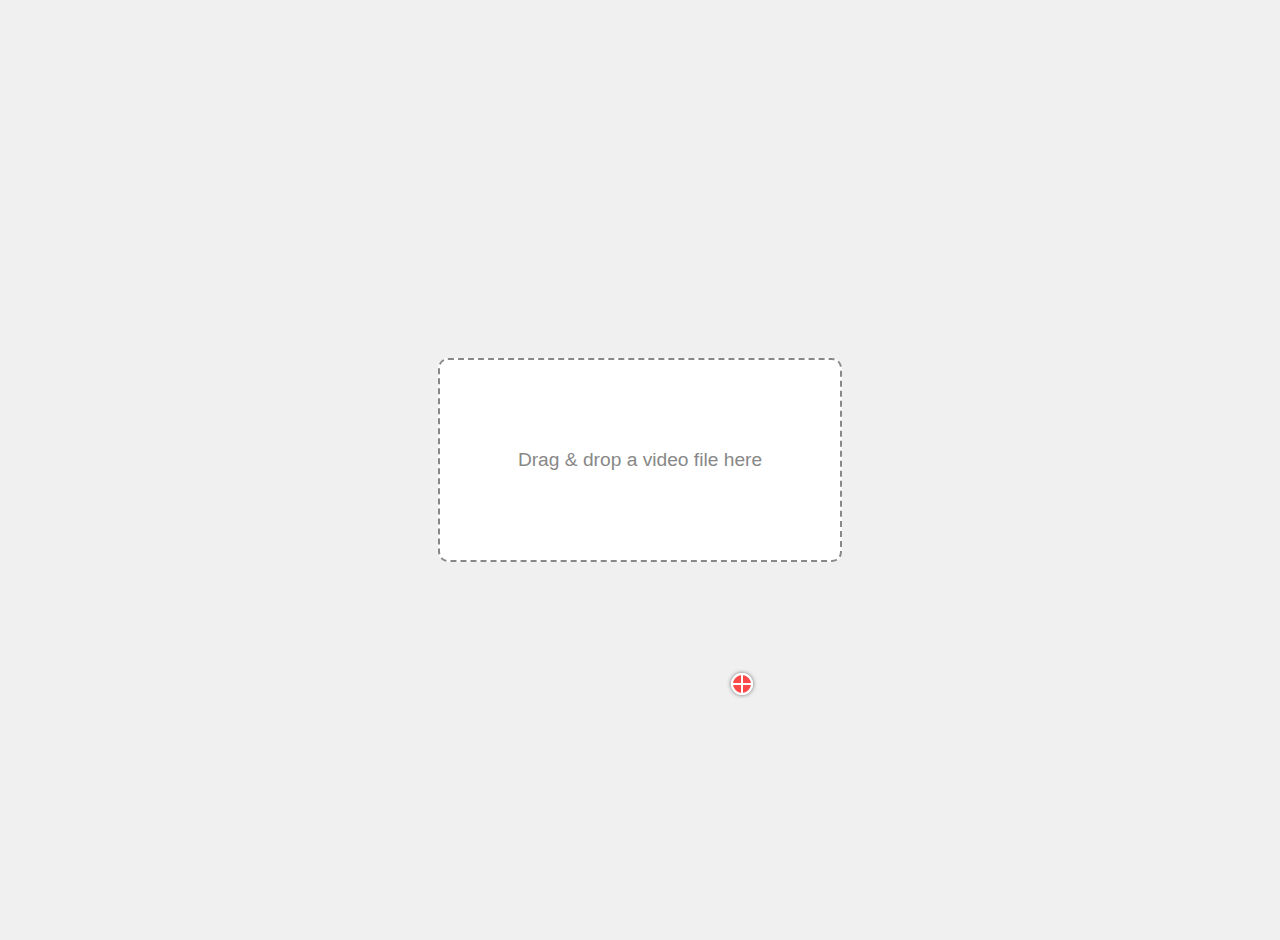
<file: index.html>
<!DOCTYPE html>
<html lang="en">
<head>
  <meta charset="UTF-8">
  <meta name="viewport" content="width=device-width, initial-scale=1.0">
  <title>Drag & Drop Video Player with Pixel Reader</title>
  <style>
    body {
      font-family: Arial, sans-serif;
      background: #f0f0f0;
      display: flex;
      flex-direction: column;
      align-items: center;
      justify-content: center;
      min-height: 100vh;
      margin: 0;
      padding: 20px;
    }
    .drop-area {
      border: 2px dashed #888;
      border-radius: 10px;
      background: #fff;
      width: 400px;
      height: 200px;
      display: flex;
      align-items: center;
      justify-content: center;
      color: #888;
      font-size: 1.2em;
      margin-bottom: 20px;
      transition: border-color 0.2s;
    }
    .drop-area.dragover {
      border-color: #007bff;
      color: #007bff;
    }
    video {
      max-width: 100%;
      max-height: 400px;
      display: none;
      margin-top: 20px;
      border-radius: 10px;
      box-shadow: 0 2px 8px rgba(0,0,0,0.1);
    }
    .controls {
      display: none;
      margin-top: 20px;
      background: #fff;
      padding: 20px;
      border-radius: 10px;
      box-shadow: 0 2px 8px rgba(0,0,0,0.1);
      width: 400px;
    }
    .control-group {
      margin-bottom: 15px;
    }
    label {
      display: block;
      margin-bottom: 5px;
      font-weight: bold;
    }
    input {
      width: 100%;
      padding: 8px;
      border: 1px solid #ddd;
      border-radius: 5px;
      box-sizing: border-box;
    }
    button {
      background: #007bff;
      color: white;
      border: none;
      padding: 10px 20px;
      border-radius: 5px;
      cursor: pointer;
      margin-right: 10px;
    }
    button:hover {
      background: #0056b3;
    }
    .pixel-info {
      margin-top: 15px;
      padding: 10px;
      background: #f8f9fa;
      border-radius: 5px;
      font-family: monospace;
      font-size: 14px;
    }
    canvas {
      display: none;
      position: absolute;
      left: -9999px;
    }
    #cursor-overlay {
      width: 100%;
      height: 100%;
      pointer-events: none;
    }
    .draggable-cursor {
      position: absolute;
      width: 18px;
      height: 18px;
      background: rgba(255,0,0,0.7);
      border: 2px solid #fff;
      border-radius: 50%;
      cursor: pointer;
      pointer-events: auto;
      z-index: 10;
      box-shadow: 0 0 4px #0008;
      display: flex;
      align-items: center;
      justify-content: center;
    }
    .draggable-cursor::after {
      content: '';
      display: block;
      width: 2px;
      height: 18px;
      background: #fff;
      position: absolute;
      left: 8px;
      top: 0;
    }
    .draggable-cursor::before {
      content: '';
      display: block;
      width: 18px;
      height: 2px;
      background: #fff;
      position: absolute;
      top: 8px;
      left: 0;
    }
    #brightness-indicator {
      width: 30px;
      height: 30px;
      border-radius: 50%;
      background: rgba(255,255,0,0.7);
      border: 3px solid #fff200;
      box-shadow: 0 0 16px 6px #fff200;
      animation: blink 1s infinite;
      display: none;
      z-index: 20;
    }
    @keyframes blink {
      0%, 100% { opacity: 1; }
      50% { opacity: 0.2; }
    }
  </style>
</head>
<body>
  <div class="drop-area" id="drop-area">
    Drag & drop a video file here
  </div>
  <div style="position: relative; display: inline-block;">
    <video id="video" controls></video>
    <div id="cursor-overlay" style="position: absolute; top: 0; left: 0; pointer-events: none;"></div>
    <div id="brightness-indicator" style="position: absolute; top: 10px; right: 10px; display: none;"></div>
  </div>
  <canvas id="canvas"></canvas>
  
  <div class="controls" id="controls">
    <div class="control-group">
      <label for="x-coord">X Coordinate:</label>
      <input type="number" id="x-coord" value="100" min="0">
    </div>
    <div class="control-group">
      <label for="y-coord">Y Coordinate:</label>
      <input type="number" id="y-coord" value="100" min="0">
    </div>
    <div class="control-group">
      <label for="brightness-threshold">Brightness Threshold (0-255):</label>
      <input type="number" id="brightness-threshold" value="200" min="0" max="255">
    </div>
    <div class="control-group">
      <label for="frame-time">Frame Time (seconds):</label>
      <input type="number" id="frame-time" value="0" min="0" step="0.1">
    </div>
    <button onclick="readPixel()">Read Pixel</button>
    <button onclick="readCurrentFrame()">Read Current Frame</button>
    <div class="pixel-info" id="pixel-info"></div>
  </div>

  <script>
    const dropArea = document.getElementById('drop-area');
    const video = document.getElementById('video');
    const canvas = document.getElementById('canvas');
    const controls = document.getElementById('controls');
    const pixelInfo = document.getElementById('pixel-info');
    const ctx = canvas.getContext('2d');
    const cursorOverlay = document.getElementById('cursor-overlay');
    let videoRect = null;
    let draggingCursor = null;
    let offsetX = 0;
    let offsetY = 0;

    // Initial positions for two cursors
    let cursorPositions = [
      { x: 100, y: 100 }
    ];

    dropArea.addEventListener('dragover', (e) => {
      e.preventDefault();
      dropArea.classList.add('dragover');
    });

    dropArea.addEventListener('dragleave', () => {
      dropArea.classList.remove('dragover');
    });

    dropArea.addEventListener('drop', (e) => {
      e.preventDefault();
      dropArea.classList.remove('dragover');
      const file = e.dataTransfer.files[0];
      if (file && file.type.startsWith('video/')) {
        const url = URL.createObjectURL(file);
        video.src = url;
        video.style.display = 'block';
        controls.style.display = 'block';
        video.load();
        video.play();
        dropArea.textContent = 'Drag & drop a video file here';
      } else {
        dropArea.textContent = 'Please drop a valid video file!';
      }
    });

    function updateOverlaySize() {
      if (!video.videoWidth || !video.videoHeight) return;
      const rect = video.getBoundingClientRect();
      cursorOverlay.style.width = rect.width + 'px';
      cursorOverlay.style.height = rect.height + 'px';
      cursorOverlay.style.left = video.offsetLeft + 'px';
      cursorOverlay.style.top = video.offsetTop + 'px';
      videoRect = rect;
    }

    function createCursors() {
      cursorOverlay.innerHTML = '';
      const cursor = document.createElement('div');
      cursor.className = 'draggable-cursor';
      cursor.style.left = (cursorPositions[0].x - 9) + 'px';
      cursor.style.top = (cursorPositions[0].y - 9) + 'px';
      cursor.setAttribute('data-index', 0);
      cursor.addEventListener('mousedown', startDragCursor);
      cursorOverlay.appendChild(cursor);
    }

    function startDragCursor(e) {
      e.preventDefault();
      draggingCursor = e.target;
      offsetX = e.offsetX;
      offsetY = e.offsetY;
      document.addEventListener('mousemove', dragCursor);
      document.addEventListener('mouseup', stopDragCursor);
    }

    function dragCursor(e) {
      if (!draggingCursor || !videoRect) return;
      const overlayRect = cursorOverlay.getBoundingClientRect();
      let x = e.clientX - overlayRect.left - offsetX;
      let y = e.clientY - overlayRect.top - offsetY;
      // Clamp to video bounds
      x = Math.max(0, Math.min(x, overlayRect.width - 18));
      y = Math.max(0, Math.min(y, overlayRect.height - 18));
      draggingCursor.style.left = x + 'px';
      draggingCursor.style.top = y + 'px';
      const idx = parseInt(draggingCursor.getAttribute('data-index'));
      cursorPositions[idx].x = x + 9;
      cursorPositions[idx].y = y + 9;
      // Update input fields if dragging first cursor
      if (idx === 0) {
        document.getElementById('x-coord').value = Math.round(cursorPositions[0].x);
        document.getElementById('y-coord').value = Math.round(cursorPositions[0].y);
      }
    }

    function stopDragCursor() {
      draggingCursor = null;
      document.removeEventListener('mousemove', dragCursor);
      document.removeEventListener('mouseup', stopDragCursor);
    }

    // Sync input fields to cursor
    document.getElementById('x-coord').addEventListener('input', function() {
      cursorPositions[0].x = parseInt(this.value);
      createCursors();
    });
    document.getElementById('y-coord').addEventListener('input', function() {
      cursorPositions[0].y = parseInt(this.value);
      createCursors();
    });

    // When video is loaded, update overlay and cursors
    video.addEventListener('loadedmetadata', () => {
      updateOverlaySize();
      createCursors();
    });
    window.addEventListener('resize', () => {
      updateOverlaySize();
      createCursors();
    });
    video.addEventListener('play', updateOverlaySize);
    video.addEventListener('resize', updateOverlaySize);

    // Show overlay and cursors when video is loaded
    dropArea.addEventListener('drop', () => {
      setTimeout(() => {
        updateOverlaySize();
        createCursors();
        cursorOverlay.style.display = 'block';
      }, 300);
    });

    // Use cursor position for pixel reading
    function readPixel() {
      const x = Math.round(cursorPositions[0].x);
      const y = Math.round(cursorPositions[0].y);
      document.getElementById('x-coord').value = x;
      document.getElementById('y-coord').value = y;
      const frameTime = parseFloat(document.getElementById('frame-time').value);
      video.currentTime = frameTime;
      video.addEventListener('seeked', function onSeeked() {
        video.removeEventListener('seeked', onSeeked);
        captureFrameAndReadPixel(x, y, true);
      }, { once: true });
    }
    function readCurrentFrame() {
      const x = Math.round(cursorPositions[0].x);
      const y = Math.round(cursorPositions[0].y);
      document.getElementById('x-coord').value = x;
      document.getElementById('y-coord').value = y;
      captureFrameAndReadPixel(x, y, true);
    }

    // Brightness indicator logic
    const brightnessIndicator = document.getElementById('brightness-indicator');
    let brightnessThreshold = parseInt(document.getElementById('brightness-threshold').value);
    document.getElementById('brightness-threshold').addEventListener('input', function() {
      brightnessThreshold = parseInt(this.value);
    });

    function checkBrightnessOnFrame() {
      if (video.paused || video.ended) {
        brightnessIndicator.style.display = 'none';
        return;
      }
      const x = Math.round(cursorPositions[0].x);
      const y = Math.round(cursorPositions[0].y);
      captureFrameAndReadPixel(x, y, false);
      requestAnimationFrame(checkBrightnessOnFrame);
    }

    video.addEventListener('play', () => {
      requestAnimationFrame(checkBrightnessOnFrame);
    });
    video.addEventListener('pause', () => {
      brightnessIndicator.style.display = 'none';
    });
    video.addEventListener('ended', () => {
      brightnessIndicator.style.display = 'none';
    });

    function captureFrameAndReadPixel(x, y, showInfo) {
      // Set canvas size to match video
      canvas.width = video.videoWidth;
      canvas.height = video.videoHeight;
      ctx.drawImage(video, 0, 0, canvas.width, canvas.height);
      const pixelData = ctx.getImageData(x, y, 1, 1).data;
      const r = pixelData[0];
      const g = pixelData[1];
      const b = pixelData[2];
      const a = pixelData[3];
      const brightness = Math.round(0.299 * r + 0.587 * g + 0.114 * b);
      if (brightness >= brightnessThreshold) {
        brightnessIndicator.style.display = 'block';
      } else {
        brightnessIndicator.style.display = 'none';
      }
      if (showInfo) {
        const hex = '#' + ((1 << 24) + (r << 16) + (g << 8) + b).toString(16).slice(1);
        pixelInfo.innerHTML = `
          <strong>Pixel at (${x}, ${y}) at ${video.currentTime.toFixed(2)}s:</strong><br>
          RGB: (${r}, ${g}, ${b})<br>
          Alpha: ${a}<br>
          Hex: ${hex}<br>
          Brightness: ${brightness}<br>
          Video dimensions: ${video.videoWidth} × ${video.videoHeight}
        `;
      }
    }

    // Update frame time input when video time changes
    video.addEventListener('timeupdate', () => {
      document.getElementById('frame-time').value = video.currentTime.toFixed(2);
    });
  </script>
</body>
</html>
</file>
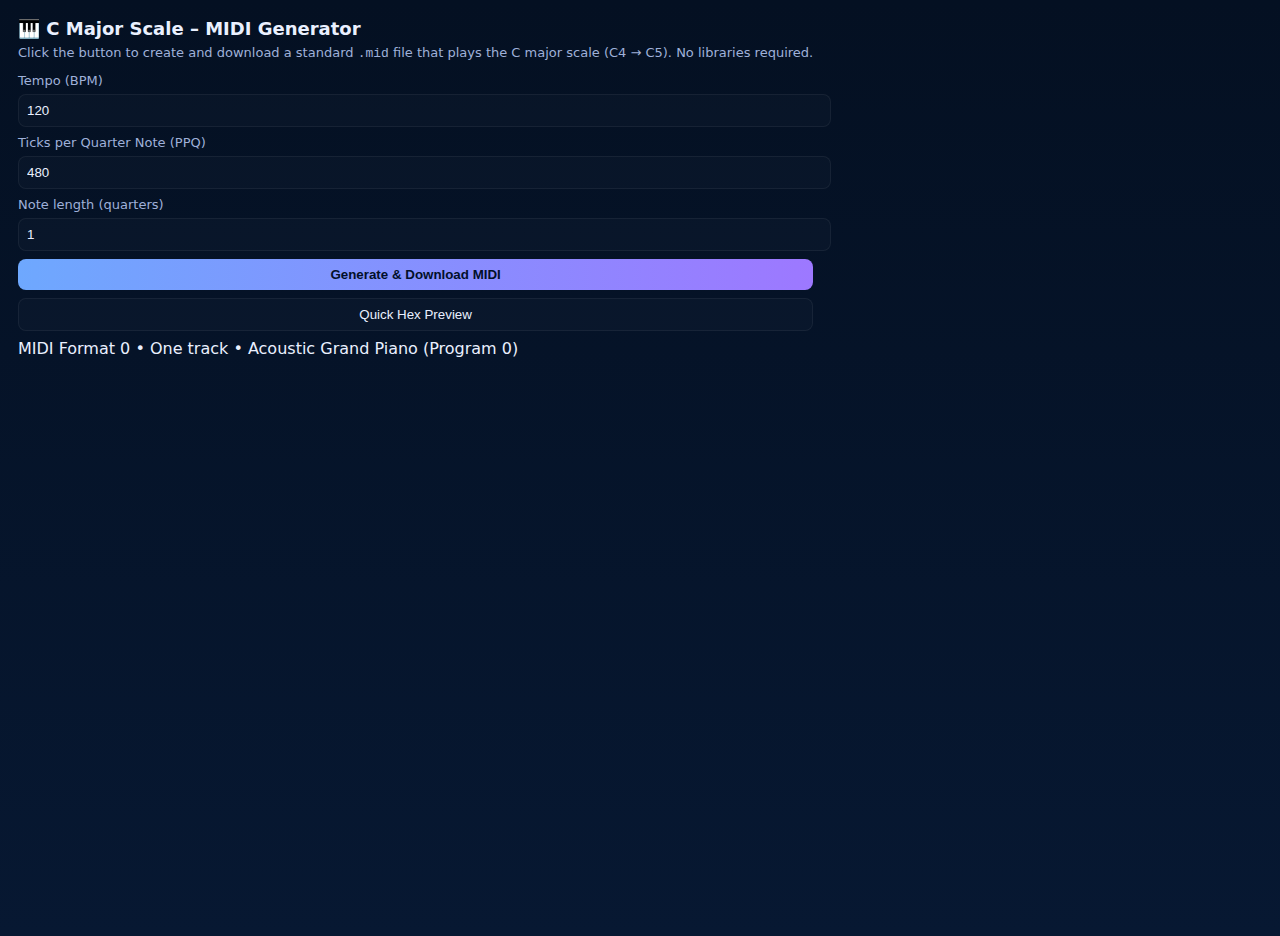
<file: midiGen.html>
<!DOCTYPE html>
<html lang="en">
<head>
  <meta charset="utf-8" />
  <meta name="viewport" content="width=device-width, initial-scale=1" />
  <title>C Major Scale MIDI Generator</title>
  <link rel="stylesheet" href="styles.css">
</head>
<body>
  <main class="wrap">
    <section class="card">
      <h1>🎹 C Major Scale – MIDI Generator</h1>
      <p>Click the button to create and download a standard <code>.mid</code> file that plays the C major scale (C4 → C5). No libraries required.</p>

      <div class="controls">
        <div class="field">
          <label for="bpm">Tempo (BPM)</label>
          <input id="bpm" type="number" value="120" min="20" max="300"/>
        </div>
        <div class="field">
          <label for="tpq">Ticks per Quarter Note (PPQ)</label>
          <input id="tpq" type="number" value="480" min="24" max="960"/>
        </div>
        <div class="field">
          <label for="dur">Note length (quarters)</label>
          <input id="dur" type="number" value="1" min="0.25" step="0.25"/>
        </div>
      </div>

      <div class="btns">
        <button class="primary" id="make">Generate & Download MIDI</button>
        <button class="ghost" id="preview">Quick Hex Preview</button>
        <a id="dl" class="small ghost" download style="display:none">Download ready</a>
      </div>

      <pre id="hex" style="display:none; white-space:pre-wrap; word-break:break-word; font-size:12px; line-height:1.35; margin-top:14px"></pre>

      <div class="footer">MIDI Format 0 • One track • Acoustic Grand Piano (Program 0)
      </div>
    </section>
  </main>

  <script src="script.js"></script>

</body>
</html>
</file>
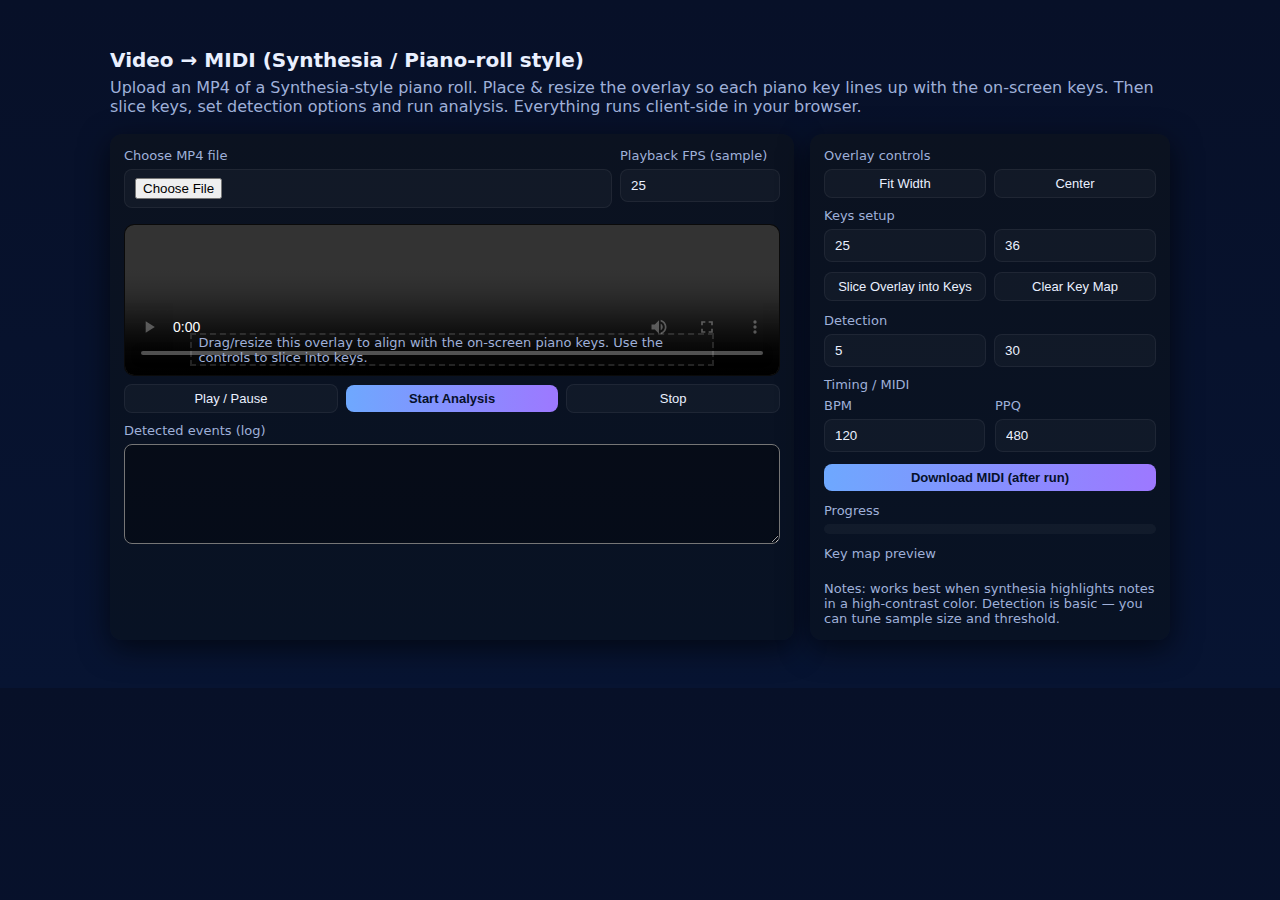
<file: test.html>
<!doctype html>
<html lang="en">
<head>
<meta charset="utf-8" />
<meta name="viewport" content="width=device-width,initial-scale=1" />
<title>Synthesia / Piano-roll Video → MIDI (client-side)</title>
<style>
  :root{--bg:#0f1724;--panel:#0b1220;--muted:#9fb0d9;--glass:rgba(255,255,255,.03)}
  *{box-sizing:border-box}
  body{margin:0;font-family:system-ui,Segoe UI,Roboto,Arial;background:linear-gradient(180deg,#071028 0%,#071432 100%);color:#eaf0ff}
  .app{max-width:1100px;margin:28px auto;padding:20px}
  h1{margin:0 0 6px;font-size:20px}
  p.lead{margin:0 0 18px;color:var(--muted)}
  .row{display:flex;gap:16px}
  .col{background:linear-gradient(180deg,var(--panel),#081224);padding:14px;border-radius:12px;box-shadow:0 8px 30px rgba(0,0,0,.6)}
  .left{flex:1;min-width:420px}
  .right{width:360px}
  label{display:block;font-size:13px;color:var(--muted);margin-bottom:6px}
  input[type=file]{color:transparent}
  input,select,button{width:100%;padding:8px 10px;border-radius:8px;border:1px solid rgba(255,255,255,.06);background:var(--glass);color:inherit}
  button.primary{background:linear-gradient(90deg,#6ea8fe,#9d78ff);border:none;color:#06102a;font-weight:700}
  .canvas-wrap{position:relative;overflow:hidden;border-radius:10px;border:1px solid rgba(255,255,255,.04);background:#000}
  video#videoEl{width:100%;height:auto;display:block}
  /* draggable overlay */
  .overlay{position:absolute;left:10%;right:10%;bottom:6%;height:22%;border:2px dashed rgba(255,255,255,.12);background:rgba(255,255,255,.02);cursor:move;display:flex;align-items:center;justify-content:center}
  .overlay .hint{font-size:13px;color:var(--muted);padding:6px}
  .controls-grid{display:grid;grid-template-columns:1fr 1fr;gap:10px}
  .small{font-size:13px;padding:6px}
  .keymap{display:flex;flex-wrap:wrap;gap:6px;margin-top:8px}
  .progress{height:10px;background:rgba(255,255,255,.04);border-radius:6px;overflow:hidden}
  .progress > i{display:block;height:100%;width:0;background:linear-gradient(90deg,#6ea8fe,#9d78ff)}
  textarea{width:100%;min-height:100px;border-radius:8px;padding:10px;background:rgba(0,0,0,.3);resize:vertical}
  footer{margin-top:12px;color:var(--muted);font-size:13px}
</style>
</head>
<body>
  <div class="app">
    <h1>Video → MIDI (Synthesia / Piano-roll style)</h1>
    <p class="lead">Upload an MP4 of a Synthesia-style piano roll. Place & resize the overlay so each piano key lines up with the on-screen keys. Then slice keys, set detection options and run analysis. Everything runs client-side in your browser.</p>

    <div class="row">
      <div class="col left">
        <div style="display:flex;gap:8px;margin-bottom:10px">
          <label style="flex:1">
            <div style="font-size:13px;color:var(--muted);margin-bottom:6px">Choose MP4 file</div>
            <input id="fileInput" type="file" accept="video/*" />
          </label>
          <div style="width:160px">
            <div style="font-size:13px;color:var(--muted);margin-bottom:6px">Playback FPS (sample)</div>
            <input id="sampleFps" type="number" value="25" min="1" max="60" />
          </div>
        </div>

        <div class="canvas-wrap" id="canvasWrap">
          <video id="videoEl" controls crossorigin="anonymous"></video>
          <!-- draggable overlay to align with keys -->
          <div class="overlay" id="overlay">
            <div class="hint">Drag/resize this overlay to align with the on-screen piano keys. Use the controls to slice into keys.</div>
          </div>
        </div>

        <div style="display:flex;gap:8px;margin-top:8px;align-items:center">
          <button id="playBtn" class="small">Play / Pause</button>
          <button id="startAnalysis" class="primary small">Start Analysis</button>
          <button id="stopAnalysis" class="small">Stop</button>
        </div>

        <div style="margin-top:10px">
          <label>Detected events (log)</label>
          <textarea id="log" readonly></textarea>
        </div>

      </div>

      <div class="col right">
        <label>Overlay controls</label>
        <div style="display:flex;gap:8px;margin-bottom:10px">
          <button id="fitWidth" class="small">Fit Width</button>
          <button id="centerHoriz" class="small">Center</button>
        </div>

        <label>Keys setup</label>
        <div style="display:flex;gap:8px;margin-bottom:10px">
          <input id="numKeys" type="number" value="25" min="1" />
          <input id="baseMidi" type="number" value="36" min="0" max="127" title="MIDI number of left-most key" />
        </div>
        <div style="display:flex;gap:8px;margin-bottom:12px">
          <button id="sliceKeys" class="small">Slice Overlay into Keys</button>
          <button id="clearKeys" class="small">Clear Key Map</button>
        </div>

        <label>Detection</label>
        <div style="display:flex;gap:8px;margin-bottom:10px">
          <input id="sampleSize" type="number" value="5" min="1" title="square sample size (px)" />
          <input id="threshold" type="number" value="30" min="1" max="255" title="delta brightness threshold" />
        </div>

        <label>Timing / MIDI</label>
        <div class="controls-grid">
          <div>
            <label>BPM</label>
            <input id="bpm" type="number" value="120" min="20" max="300" />
          </div>
          <div>
            <label>PPQ</label>
            <input id="ppq" type="number" value="480" min="24" max="960" />
          </div>
        </div>

        <div style="margin-top:12px">
          <button id="downloadMidi" class="primary small">Download MIDI (after run)</button>
        </div>

        <div style="margin-top:12px">
          <label>Progress</label>
          <div class="progress"><i id="progressBar"></i></div>
        </div>

        <div style="margin-top:12px">
          <label>Key map preview</label>
          <div id="keyPreview" class="keymap"></div>
        </div>

        <footer>Notes: works best when synthesia highlights notes in a high-contrast color. Detection is basic — you can tune sample size and threshold.</footer>
      </div>
    </div>
  </div>

<script>
// Helper: simple element getter
const $ = id => document.getElementById(id);

const video = $('videoEl');
const fileInput = $('fileInput');
const overlay = $('overlay');
const canvasWrap = $('canvasWrap');
const logEl = $('log');
const keyPreview = $('keyPreview');

let keyRects = []; // {left,top,width,height,midi}
let analyzing = false;
let events = []; // {time, type:'on'|'off', midi}

// --- Overlay: drag & resize ---
let drag = {active:false,ox:0,oy:0,ow:0,oh:0,mode:'move'};
overlay.style.left = '10%'; overlay.style.right = '10%'; overlay.style.bottom='6%'; overlay.style.height='22%';

overlay.addEventListener('pointerdown', e=>{
  overlay.setPointerCapture(e.pointerId);
  drag.active = true;
  drag.ox = e.clientX; drag.oy = e.clientY;
  const r = overlay.getBoundingClientRect(); drag.ow=r.width; drag.oh=r.height; drag.l = r.left; drag.t=r.top;
  // modifier to resize: hold Alt to resize vertically, Shift to resize horizontally
  drag.mode = e.altKey ? 'resizeV' : (e.shiftKey ? 'resizeH' : 'move');
});
window.addEventListener('pointermove', e=>{
  if(!drag.active) return;
  const dx = e.clientX - drag.ox, dy = e.clientY - drag.oy;
  if(drag.mode === 'move'){
    const cw = canvasWrap.getBoundingClientRect();
    let left = ((drag.l + dx) - cw.left)/cw.width*100;
    let top = ((drag.t + dy) - cw.top)/cw.height*100;
    // clamp
    left = Math.max(0, Math.min(100 - (overlay.offsetWidth / cw.width*100), left));
    top = Math.max(0, Math.min(100 - (overlay.offsetHeight / cw.height*100), top));
    overlay.style.left = left + '%'; overlay.style.top = top + '%'; overlay.style.right = 'auto'; overlay.style.bottom='auto';
  } else if(drag.mode === 'resizeH'){
    const cw = canvasWrap.getBoundingClientRect();
    let newW = Math.max(40, drag.ow + dx);
    overlay.style.width = newW + 'px'; overlay.style.right='auto';
  } else if(drag.mode === 'resizeV'){
    let newH = Math.max(20, drag.oh + dy);
    overlay.style.height = newH + 'px';
  }
});
window.addEventListener('pointerup', e=>{ if(drag.active){ overlay.releasePointerCapture(e.pointerId); drag.active=false; } });

// Fit and center
$('fitWidth').addEventListener('click', ()=>{
  const cw = canvasWrap.getBoundingClientRect();
  overlay.style.left = '2%'; overlay.style.right = '2%'; overlay.style.top = '60%'; overlay.style.bottom='auto'; overlay.style.height='22%';
});
$('centerHoriz').addEventListener('click', ()=>{
  overlay.style.left = '10%'; overlay.style.right='10%'; overlay.style.top='60%'; overlay.style.bottom='auto';
});

// File load
fileInput.addEventListener('change', async (e)=>{
  const f = e.target.files && e.target.files[0];
  if(!f) return;
  video.src = URL.createObjectURL(f);
  video.load();
  log('Loaded video: ' + f.name);
});

// Play/pause
$('playBtn').addEventListener('click', ()=>{ if(video.paused) video.play(); else video.pause(); });

// Key slicing
$('sliceKeys').addEventListener('click', ()=>{
  keyRects = [];
  keyPreview.innerHTML='';
  const n = parseInt($('numKeys').value||'25',10);
  const base = parseInt($('baseMidi').value||'36',10);
  const rect = overlay.getBoundingClientRect();
  const cwr = canvasWrap.getBoundingClientRect();
  // compute keys in video coordinate space
  const left = Math.max(0, rect.left - cwr.left);
  const top = Math.max(0, rect.top - cwr.top);
  const width = rect.width; const height = rect.height;
  for(let i=0;i<n;i++){
    const keyW = width / n;
    const kr = {left: left + i*keyW, top: top, width: keyW, height: height, midi: base + i};
    keyRects.push(kr);
    const b = document.createElement('div'); b.style.padding='6px 8px'; b.style.background='rgba(255,255,255,.03)'; b.style.borderRadius='6px'; b.textContent='Key '+i+' → '+kr.midi; keyPreview.appendChild(b);
  }
  log('Sliced overlay into '+n+' keys starting MIDI '+base);
});
$('clearKeys').addEventListener('click', ()=>{ keyRects=[]; keyPreview.innerHTML=''; log('Cleared key map'); });

// Logging
function log(s){ logEl.value = (new Date()).toLocaleTimeString() + '  ' + s + '\n' + logEl.value; }

// Sampling setup
const sampleCanvas = document.createElement('canvas');
const sampleCtx = sampleCanvas.getContext('2d');

function getFrameImageData(){
  const w = video.videoWidth, h = video.videoHeight;
  if(!w || !h) return null;
  sampleCanvas.width = w; sampleCanvas.height = h;
  sampleCtx.drawImage(video, 0, 0, w, h);
  return sampleCtx.getImageData(0,0,w,h);
}

function sampleRectMeanColor(imgData, rect){
  const w = imgData.width, d = imgData.data;
  const x0 = Math.max(0, Math.floor(rect.left));
  const y0 = Math.max(0, Math.floor(rect.top));
  const x1 = Math.min(w, Math.floor(rect.left + rect.width));
  const y1 = Math.min(imgData.height, Math.floor(rect.top + rect.height));
  let r=0,g=0,b=0,c=0;
  for(let y=y0;y<y1;y++){
    for(let x=x0;x<x1;x++){
      const idx = (y*w + x)*4; r+=d[idx]; g+=d[idx+1]; b+=d[idx+2]; c++;
    }
  }
  if(c===0) return {r:0,g:0,b:0};
  return {r: Math.round(r/c), g: Math.round(g/c), b: Math.round(b/c)};
}

// Detection algorithm: compute brightness delta against rolling background

function brightness(col){ return 0.299*col.r + 0.587*col.g + 0.114*col.b; }

// Main analysis
let sampleIntervalId = null;
let lastState = []; // per key: 0 or 1
let background = []; // per key baseline brightness

$('startAnalysis').addEventListener('click', ()=>{
  if(!video.src){ alert('Load a video file first'); return; }
  if(keyRects.length===0){ alert('Slice keys first'); return; }
  events = [];
  lastState = new Array(keyRects.length).fill(0);
  background = new Array(keyRects.length).fill(null);
  analyzing = true;
  video.currentTime = 0; video.muted = true; video.play();
  const fps = Math.max(1, parseInt($('sampleFps').value||'25',10));
  const ms = Math.round(1000 / fps);
  const sampleSize = Math.max(1, parseInt($('sampleSize').value||'5',10));
  const threshold = Math.max(1, parseInt($('threshold').value||'30',10));
  const canvasRect = canvasWrap.getBoundingClientRect();

  log('Starting analysis — sampling at '+fps+' fps, threshold '+threshold+', sample size '+sampleSize);

  sampleIntervalId = setInterval(()=>{
    if(video.paused || video.readyState < 2) return;
    const img = getFrameImageData();
    if(!img) return;
    // compute key rects in video pixel coords
    const cwr = canvasWrap.getBoundingClientRect();
    const videoW = video.videoWidth, videoH = video.videoHeight;
    const wrapW = cwr.width, wrapH = cwr.height;
    const sx = (videoW / wrapW); // scale factor from wrap px -> video pixels
    const sy = (videoH / wrapH);

    const t = video.currentTime; // seconds
    keyRects.forEach((kr, idx)=>{
      const rect = {
        left: Math.round(kr.left * sx),
        top: Math.round(kr.top * sy),
        width: Math.max(1, Math.round(kr.width * sx)),
        height: Math.max(1, Math.round(kr.height * sy))
      };
      // sample a small centered box
      const cx = rect.left + Math.floor(rect.width/2);
      const cy = rect.top + Math.floor(rect.height/2);
      const half = Math.floor(sampleSize/2);
      const srect = {left: cx-half, top: cy-half, width: sampleSize, height: sampleSize};
      const col = sampleRectMeanColor(img, srect);
      const b = brightness(col);
      if(background[idx]===null) background[idx]=b; // initialize
      const delta = b - background[idx];
      // Update background slowly (simple running average)
      background[idx] = background[idx]*0.98 + b*0.02;

      const isOn = delta < -threshold ? 1 : 0; // important: synthesia typically lights keys with bright color on black background; we look for drop in brightness
      // change detection with hysteresis
      if(isOn && !lastState[idx]){
        // note on
        events.push({time:t, type:'on', midi: kr.midi});
        lastState[idx]=1; log('Note ON '+kr.midi+' @'+t.toFixed(3)+'s');
      } else if(!isOn && lastState[idx]){
        // note off
        events.push({time:t, type:'off', midi: kr.midi});
        lastState[idx]=0; log('Note OFF '+kr.midi+' @'+t.toFixed(3)+'s');
      }
    });

    // update progress
    const prog = Math.min(1, video.currentTime / Math.max(1, video.duration || 1));
    $('progressBar').style.width = (prog*100)+'%';

    // If we've reached near the end, stop automatically
    if(video.ended || video.currentTime >= video.duration - (1/fps)){
      stopAnalysis();
    }
  }, ms);
});

function stopAnalysis(){
  if(sampleIntervalId) clearInterval(sampleIntervalId);
  sampleIntervalId = null; analyzing=false; video.pause();
  log('Analysis stopped. Events: '+events.length);
}
$('stopAnalysis').addEventListener('click', stopAnalysis);

// MIDI builder
function writeVLQ(value){
  let buffer = value & 0x7F;
  const bytes = [];
  while((value >>= 7)){
    buffer <<= 8;
    buffer |= ((value & 0x7F) | 0x80);
  }
  while(true){
    bytes.push(buffer & 0xFF);
    if(buffer & 0x80) buffer >>= 8; else break;
  }
  return bytes;
}

function buildSMFFromEvents(eventsArr, {bpm=120, ppq=480}={}){
  // convert events to delta ticks
  // first, sort by time ascending
  const evs = eventsArr.slice().sort((a,b)=>a.time - b.time || (a.type==='on'?-1:1));
  const mpqn = Math.round(60000000 / Math.max(1, bpm));
  const bytes = [];
  function pushStr(s){ for(let i=0;i<s.length;i++) bytes.push(s.charCodeAt(i)); }
  function push32be(n){ bytes.push((n>>>24)&255, (n>>>16)&255, (n>>>8)&255, n&255); }
  function push16be(n){ bytes.push((n>>>8)&255, n&255); }

  pushStr('MThd'); push32be(6); push16be(0); push16be(1); push16be(ppq);

  // build track
  const track = [];
  // set tempo
  track.push(...writeVLQ(0)); track.push(0xFF,0x51,0x03,(mpqn>>>16)&255,(mpqn>>>8)&255,mpqn&255);
  // program change
  track.push(...writeVLQ(0)); track.push(0xC0, 0x00);

  if(evs.length===0){
    // empty track, just end
    track.push(...writeVLQ(0)); track.push(0xFF,0x2F,0x00);
    pushStr('MTrk'); push32be(track.length); bytes.push(...track);
    return new Uint8Array(bytes);
  }

  const ticksPerSec = ppq * (bpm/60);
  let lastTick = 0;
  // for each event
  for(const e of evs){
    const tick = Math.round(e.time * ticksPerSec);
    const delta = Math.max(0, tick - lastTick);
    track.push(...writeVLQ(delta));
    if(e.type === 'on'){
      track.push(0x90, e.midi & 0x7F, 0x64);
    } else {
      track.push(0x80, e.midi & 0x7F, 0x40);
    }
    lastTick = tick;
  }
  // end of track
  track.push(...writeVLQ(0)); track.push(0xFF,0x2F,0x00);
  pushStr('MTrk'); push32be(track.length); bytes.push(...track);
  return new Uint8Array(bytes);
}

$('downloadMidi').addEventListener('click', ()=>{
  if(events.length===0){ alert('No events detected yet. Run analysis first.'); return; }
  const bpm = Math.max(20, parseInt($('bpm').value||'120',10));
  const ppq = Math.max(24, parseInt($('ppq').value||'480',10));
  const smf = buildSMFFromEvents(events, {bpm, ppq});
  const blob = new Blob([smf], {type: 'audio/midi'});
  const url = URL.createObjectURL(blob);
  const a = document.createElement('a'); a.href = url; a.download = 'video-converted.mid'; document.body.appendChild(a); a.click(); a.remove(); setTimeout(()=>URL.revokeObjectURL(url), 30000);
  log('MIDI generated: '+events.length+' events');
});

</script>
</body>
</html>
</file>
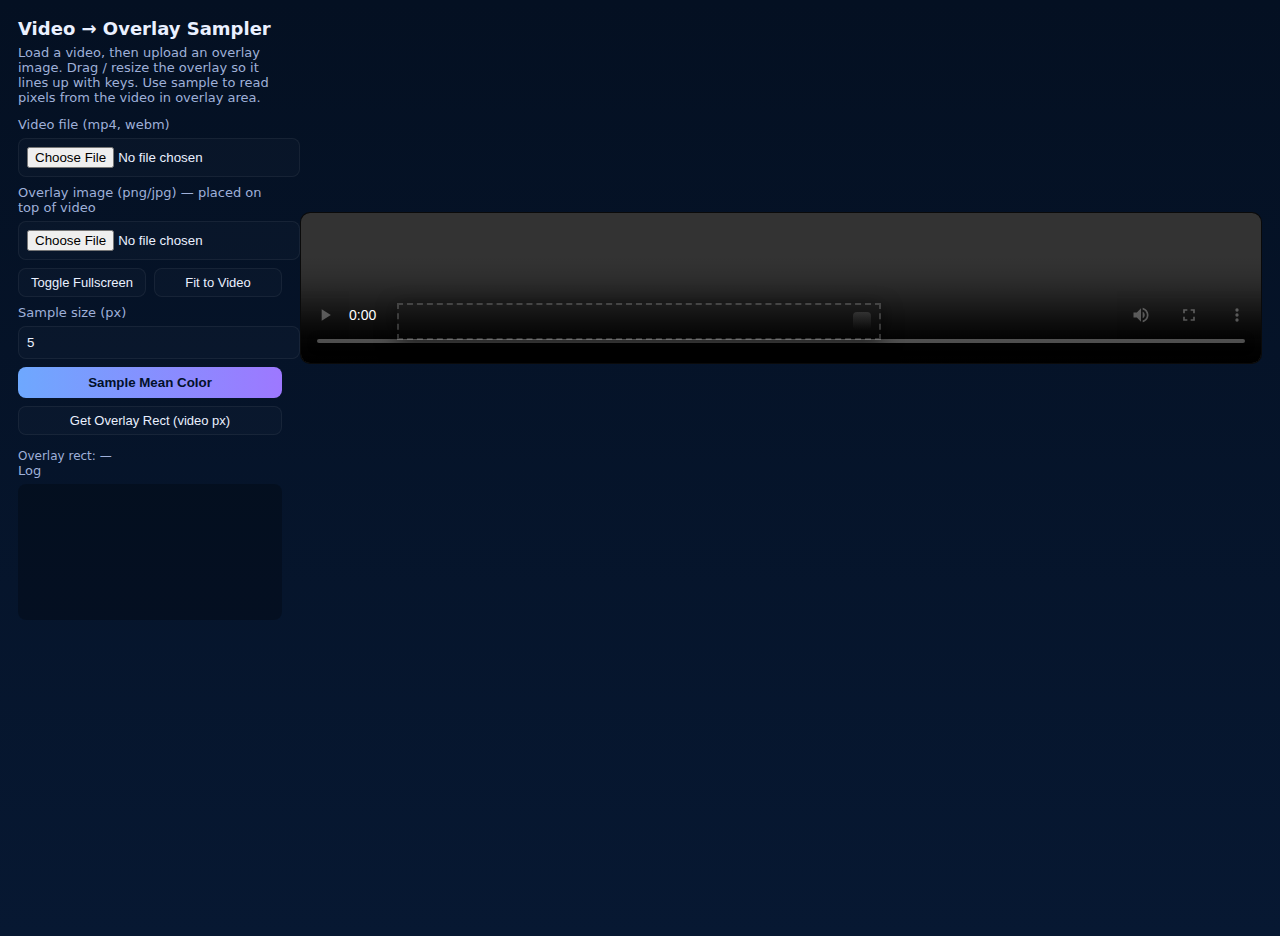
<file: test2.html>
<!doctype html>
<html lang="en">
<head>
<meta charset="utf-8" />
<meta name="viewport" content="width=device-width,initial-scale=1" />
<title>Video + Overlay Sampler</title>
<style>
  :root{--bg:#0b1220;--panel:#0f1a2e;--muted:#9fb0d9;--accent:#6ea8fe}
  body{margin:0;font-family:Inter,system-ui,Segoe UI,Roboto,Arial;background:linear-gradient(180deg,#041022,#071832);color:#eaf0ff;display:flex;align-items:flex-start;gap:18px;padding:18px;min-height:100vh}
  .ui{width:360px;min-width:260px}
  h1{font-size:18px;margin:0 0 6px}
  p{margin:0 0 12px;color:var(--muted);font-size:13px}
  label{font-size:13px;color:var(--muted);display:block;margin-bottom:6px}
  input,button,select{width:100%;padding:8px;border-radius:8px;border:1px solid rgba(255,255,255,.06);background:rgba(255,255,255,.02);color:inherit;margin-bottom:8px}
  button.primary{background:linear-gradient(90deg,var(--accent),#9d78ff);border:none;color:#02102a;font-weight:700}
  .stage{flex:1;display:flex;align-items:center;justify-content:center;min-height:60vh;position:relative}
  .video-wrap{position:relative;background:#000;border-radius:10px;overflow:hidden;max-width:100%;max-height:90vh;border:1px solid rgba(255,255,255,.04)}
  video{display:block;max-width:100%;height:auto;width:100%}
  /* draggable overlay */
  .overlay{
    position:absolute; left:10%; top:60%; width:50%; height:22%;
    border:2px dashed rgba(255,255,255,.18); background-repeat:no-repeat; background-size:cover;
    display:flex;align-items:flex-end;justify-content:flex-end;box-shadow:0 6px 20px rgba(0,0,0,.6);
    touch-action:none;
  }
  .handle{width:18px;height:18px;background:linear-gradient(180deg,rgba(255,255,255,.12),rgba(0,0,0,.12));border-radius:4px;margin:8px;cursor:se-resize;touch-action:none}
  .coords{font-size:12px;color:var(--muted);margin-top:6px}
  .log{height:120px;overflow:auto;background:rgba(0,0,0,.25);padding:8px;border-radius:8px;color:var(--muted);font-size:13px}
  .small{font-size:13px;padding:6px}
</style>
</head>
<body>

  <div class="ui">
    <h1>Video → Overlay Sampler</h1>
    <p>Load a video, then upload an overlay image. Drag / resize the overlay so it lines up with keys. Use sample to read pixels from the video in overlay area.</p>

    <label>Video file (mp4, webm)</label>
    <input id="videoFile" type="file" accept="video/*">

    <label>Overlay image (png/jpg) — placed on top of video</label>
    <input id="overlayFile" type="file" accept="image/*">

    <div style="display:flex;gap:8px">
      <button id="fullscreenBtn" class="small">Toggle Fullscreen</button>
      <button id="fitBtn" class="small">Fit to Video</button>
    </div>

    <label>Sample size (px)</label>
    <input id="sampleSize" type="number" value="5" min="1" />

    <button id="sampleBtn" class="primary">Sample Mean Color</button>
    <button id="getRectBtn" class="small">Get Overlay Rect (video px)</button>

    <div class="coords" id="coords">Overlay rect: —</div>

    <label>Log</label>
    <div class="log" id="log"></div>

  </div>

  <div class="stage">
    <div class="video-wrap" id="videoWrap" style="width:960px;">
      <video id="video" controls crossorigin="anonymous"></video>

      <!-- overlay: draggable & resizable element -->
      <div id="overlay" class="overlay" hidden>
        <div id="handle" class="handle" title="Drag to resize"></div>
      </div>

      <!-- hidden canvas for sampling -->
      <canvas id="sampleCanvas" style="display:none;"></canvas>
    </div>
  </div>

<script>
/*
  Features:
  - Load video via <input type="file">
  - Load overlay image and show it as background of .overlay
  - Overlay draggable and resizable (pointer events)
  - getOverlayRectInVideoPixels() returns {left, top, width, height} in VIDEO intrinsic pixels
  - sampleOverlayMeanColor(sampleSize) returns {r,g,b,a} mean color sampled from the current video frame
*/

// Elements
const videoFile = document.getElementById('videoFile');
const overlayFile = document.getElementById('overlayFile');
const video = document.getElementById('video');
const videoWrap = document.getElementById('videoWrap');
const overlay = document.getElementById('overlay');
const handle = document.getElementById('handle');
const sampleCanvas = document.getElementById('sampleCanvas');
const sampleSizeInput = document.getElementById('sampleSize');
const sampleBtn = document.getElementById('sampleBtn');
const getRectBtn = document.getElementById('getRectBtn');
const coordsEl = document.getElementById('coords');
const logEl = document.getElementById('log');
const fullscreenBtn = document.getElementById('fullscreenBtn');
const fitBtn = document.getElementById('fitBtn');

function log(s){ logEl.textContent = `[${new Date().toLocaleTimeString()}] ${s}\n` + logEl.textContent; }

// --- Load video file ---
videoFile.addEventListener('change', e => {
  const f = e.target.files && e.target.files[0];
  if(!f) return;
  video.src = URL.createObjectURL(f);
  video.load();
  video.addEventListener('loadedmetadata', () => {
    log(`Video loaded — intrinsic ${video.videoWidth}×${video.videoHeight}, duration ${video.duration.toFixed(2)}s`);
    // try to size the videoWrap to the video's intrinsic aspect ratio but limited by viewport
    fitVideoWrap();
  }, { once:true });
});

// Fit container to video's aspect ratio (as big as possible while staying within viewport)
function fitVideoWrap(){
  const maxW = Math.min(window.innerWidth - 420, window.innerHeight - 60); // leave UI room
  const intrinsicW = video.videoWidth || 960;
  const intrinsicH = video.videoHeight || 540;
  const aspect = intrinsicW / intrinsicH;
  let w = Math.min(maxW, intrinsicW);
  let h = w / aspect;
  if(h > window.innerHeight - 60){
    h = window.innerHeight - 60;
    w = h * aspect;
  }
  videoWrap.style.width = Math.round(w) + 'px';
  videoWrap.style.height = Math.round(h) + 'px';
  video.style.width = '100%';
  video.style.height = '100%';
}
window.addEventListener('resize', () => {
  if(video.src) fitVideoWrap();
});

// --- Fullscreen toggle ---
fullscreenBtn.addEventListener('click', async () => {
  if (!document.fullscreenElement) {
    await videoWrap.requestFullscreen().catch(err => log('Fullscreen failed: ' + err.message));
  } else {
    document.exitFullscreen();
  }
});

// Fit overlay to video width (default)
fitBtn.addEventListener('click', () => {
  overlay.style.left = '5%';
  overlay.style.top = '60%';
  overlay.style.width = '90%';
  overlay.style.height = '28%';
  overlay.hidden = false;
});

// --- Load overlay image ---
overlayFile.addEventListener('change', async e => {
  const f = e.target.files && e.target.files[0];
  if(!f) return;
  const url = URL.createObjectURL(f);
  overlay.style.backgroundImage = `url("${url}")`;
  overlay.hidden = false;
  // position default
  overlay.style.left = '10%';
  overlay.style.top = '60%';
  overlay.style.width = '60%';
  overlay.style.height = '20%';
  log('Overlay image loaded: ' + f.name);
});

// --- Drag to move overlay ---
let dragState = null;
overlay.addEventListener('pointerdown', e => {
  // if clicking handle will be handled separately
  if(e.target === handle) return;
  overlay.setPointerCapture(e.pointerId);
  const rect = overlay.getBoundingClientRect();
  dragState = {
    type: 'move',
    startX: e.clientX,
    startY: e.clientY,
    initLeft: rect.left,
    initTop: rect.top
  };
});
window.addEventListener('pointermove', e => {
  if(!dragState) return;
  if(dragState.type !== 'move') return;
  const wrapRect = videoWrap.getBoundingClientRect();
  let nx = dragState.initLeft + (e.clientX - dragState.startX);
  let ny = dragState.initTop + (e.clientY - dragState.startY);
  // clamp inside videoWrap
  nx = Math.max(wrapRect.left, Math.min(wrapRect.right - overlay.offsetWidth, nx));
  ny = Math.max(wrapRect.top, Math.min(wrapRect.bottom - overlay.offsetHeight, ny));
  // convert to percentage positions relative to wrap
  overlay.style.left = ((nx - wrapRect.left) / wrapRect.width * 100) + '%';
  overlay.style.top = ((ny - wrapRect.top) / wrapRect.height * 100) + '%';
});
window.addEventListener('pointerup', e => {
  if(dragState){ overlay.releasePointerCapture && overlay.releasePointerCapture(e.pointerId); dragState = null; }
});

// --- Resize with handle (SE corner) ---
let resizeState = null;
handle.addEventListener('pointerdown', e => {
  e.stopPropagation();
  handle.setPointerCapture(e.pointerId);
  const rect = overlay.getBoundingClientRect();
  resizeState = {
    startX: e.clientX, startY: e.clientY,
    initW: rect.width, initH: rect.height,
    initLeft: rect.left, initTop: rect.top
  };
});
window.addEventListener('pointermove', e => {
  if(!resizeState) return;
  const wrapRect = videoWrap.getBoundingClientRect();
  let newW = Math.max(20, resizeState.initW + (e.clientX - resizeState.startX));
  let newH = Math.max(20, resizeState.initH + (e.clientY - resizeState.startY));
  // clamp to wrap
  const leftPx = parseFloat(overlay.style.left || overlay.getBoundingClientRect().left) ;
  // easiest: set width/height as percentages
  overlay.style.width = (newW / wrapRect.width * 100) + '%';
  overlay.style.height = (newH / wrapRect.height * 100) + '%';
});
window.addEventListener('pointerup', e => {
  if(resizeState){ handle.releasePointerCapture && handle.releasePointerCapture(e.pointerId); resizeState = null; }
});

// --- Utility: compute overlay rect in VIDEO intrinsic pixel coordinates ---
// Returns { left, top, width, height } in video pixels (absolute to video frame).
function getOverlayRectInVideoPixels(){
  if(!video.videoWidth || !video.videoHeight) {
    log('Video metadata not ready.');
    return null;
  }
  const wrapRect = videoWrap.getBoundingClientRect();
  const vidRect = video.getBoundingClientRect(); // where the video is drawn
  const overlayRect = overlay.getBoundingClientRect();

  // Determine relative position of overlay inside the drawn video element (in px)
  const relLeft = overlayRect.left - vidRect.left;
  const relTop  = overlayRect.top  - vidRect.top;
  const relWidth  = overlayRect.width;
  const relHeight = overlayRect.height;

  // If the video is letterboxed inside video element, compute the scaling and offsets.
  // In our layout video is sized to fill video element (object-fit: contain default), but to be safe:
  const drawnW = vidRect.width;
  const drawnH = vidRect.height;

  // scale from drawn pixels -> intrinsic video pixels
  const scaleX = video.videoWidth / drawnW;
  const scaleY = video.videoHeight / drawnH;

  const videoLeft = Math.round(relLeft * scaleX);
  const videoTop  = Math.round(relTop  * scaleY);
  const videoW    = Math.round(relWidth * scaleX);
  const videoH    = Math.round(relHeight * scaleY);

  const rect = { left: videoLeft, top: videoTop, width: videoW, height: videoH };
  coordsEl.textContent = `Overlay rect: left ${rect.left}, top ${rect.top}, w ${rect.width}, h ${rect.height} (video px)`;
  log(`Computed overlay rect in video pixels: ${JSON.stringify(rect)}`);
  return rect;
}

// --- Sampling: draw current video frame to canvas and get imageData for overlay rect ---
function sampleOverlayMeanColor(sampleSize=5){
  if(video.paused && video.readyState < 2) log('Video not ready or frame not available.');
  const rect = getOverlayRectInVideoPixels();
  if(!rect) return null;

  // ensure sampleCanvas matches video's intrinsic size
  sampleCanvas.width = video.videoWidth;
  sampleCanvas.height = video.videoHeight;
  const ctx = sampleCanvas.getContext('2d');
  ctx.drawImage(video, 0, 0, video.videoWidth, video.videoHeight);

  // sample multiple small boxes within the overlay area and average
  const sx = Math.max(0, rect.left);
  const sy = Math.max(0, rect.top);
  const sw = Math.max(1, Math.min(rect.width, video.videoWidth - sx));
  const sh = Math.max(1, Math.min(rect.height, video.videoHeight - sy));

  // if overlay bigger than sampleSize, we'll sample a grid of points
  const stepX = Math.max(1, Math.floor(sw / Math.ceil(sw / sampleSize)));
  const stepY = Math.max(1, Math.floor(sh / Math.ceil(sh / sampleSize)));

  let r=0,g=0,b=0,a=0,count=0;
  for(let y = sy; y < sy+sh; y += stepY){
    for(let x = sx; x < sx+sw; x += stepX){
      const w = Math.min(sampleSize, sx+sw - x);
      const h = Math.min(sampleSize, sy+sh - y);
      const img = ctx.getImageData(x, y, w, h);
      const d = img.data;
      for(let i=0;i<d.length;i+=4){
        r += d[i]; g += d[i+1]; b += d[i+2]; a += d[i+3]; count++;
      }
    }
  }
  if(count === 0) return null;
  const mean = { r: Math.round(r/count), g: Math.round(g/count), b: Math.round(b/count), a: Math.round(a/count) };
  log(`Sampled mean color: rgba(${mean.r}, ${mean.g}, ${mean.b}, ${mean.a})`);
  return mean;
}

// Button handlers
sampleBtn.addEventListener('click', () => {
  const s = Math.max(1, parseInt(sampleSizeInput.value || '5', 10));
  const mean = sampleOverlayMeanColor(s);
  if(mean) alert(`Mean color: rgba(${mean.r}, ${mean.g}, ${mean.b}, ${mean.a})`);
});

getRectBtn.addEventListener('click', () => {
  const rect = getOverlayRectInVideoPixels();
  if(!rect) alert('Video metadata not ready or overlay not visible.');
});

// Expose some functions to window for debugging / external use
window.getOverlayRectInVideoPixels = getOverlayRectInVideoPixels;
window.sampleOverlayMeanColor = sampleOverlayMeanColor;
window.debugLog = log;

</script>
</body>
</html>
</file>
<file: styles.css>
:root {
    --bg: #0b1220;
    --panel: #0f1a2e;
    --muted: #9fb0d9;
    --accent: #6ea8fe
}

body {
    margin: 0;
    font-family: Inter, system-ui, Segoe UI, Roboto, Arial;
    background: linear-gradient(180deg, #041022, #071832);
    color: #eaf0ff;
    display: flex;
    align-items: flex-start;
    gap: 18px;
    padding: 18px;
    min-height: 100vh
}

.ui {
    width: 360px;
    min-width: 260px
}

h1 {
    font-size: 18px;
    margin: 0 0 6px
}

p {
    margin: 0 0 12px;
    color: var(--muted);
    font-size: 13px
}

label {
    font-size: 13px;
    color: var(--muted);
    display: block;
    margin-bottom: 6px
}

input,
button,
select {
    width: 100%;
    padding: 8px;
    border-radius: 8px;
    border: 1px solid rgba(255, 255, 255, .06);
    background: rgba(255, 255, 255, .02);
    color: inherit;
    margin-bottom: 8px
}

/* Color input specific styling */
input[type="color"] {
    width: 60px;
    height: 40px;
    padding: 4px;
    border: 2px solid rgba(255, 255, 255, .1);
    border-radius: 8px;
    background: transparent;
    cursor: pointer;
    transition: border-color 0.2s ease;
}

input[type="color"]:hover {
    border-color: var(--accent);
}

input[type="color"]::-webkit-color-swatch-wrapper {
    padding: 0;
    border-radius: 6px;
    overflow: hidden;
}

input[type="color"]::-webkit-color-swatch {
    border: none;
    border-radius: 4px;
}

/* Disabled state styling */
.disabled,
input:disabled,
button:disabled {
    opacity: 0.5;
    cursor: not-allowed;
    pointer-events: none;
}

input:disabled {
    background: rgba(255, 255, 255, .01);
    border-color: rgba(255, 255, 255, .03);
}

button:disabled {
    background: rgba(110, 168, 254, 0.3);
    color: rgba(2, 16, 42, 0.5);
}

button.primary {
    background: linear-gradient(90deg, var(--accent), #9d78ff);
    border: none;
    color: #02102a;
    font-weight: 700
}

.stage {
    flex: 1;
    display: flex;
    align-items: center;
    justify-content: center;
    min-height: 60vh;
    position: relative
}

.video-wrap {
    position: relative;
    background: #000;
    border-radius: 10px;
    overflow: hidden;
    max-width: 100%;
    max-height: 90vh;
    border: 1px solid rgba(255, 255, 255, .04)
}

video {
    display: block;
    max-width: 100%;
    height: auto;
    width: 100%
}

/* draggable overlay */
.overlay {
    position: absolute;
    left: 10%;
    top: 60%;
    opacity: 0.75;
    width: 75%;
}

.handle {
    width: 18px;
    height: 18px;
    background: linear-gradient(180deg, rgba(255, 255, 255, .12), rgba(0, 0, 0, .12));
    border-radius: 4px;
    margin: 8px;
    cursor: se-resize;
    touch-action: none
}

.coords {
    font-size: 12px;
    color: var(--muted);
    margin-top: 6px
}

.log {
    height: 120px;
    overflow: auto;
    background: rgba(0, 0, 0, .25);
    padding: 8px;
    border-radius: 8px;
    color: var(--muted);
    font-size: 13px
}

.small {
    font-size: 13px;
    padding: 6px
}

.hidden{
    display: none;
}

/* Detection height bar styling */
.detectionHeight {
    position: absolute;
    left: 0;
    right: 0;
    height: 2px;
    background: repeating-linear-gradient(
        90deg,
        #ff0000 0px,
        #ff0000 8px,
        transparent 8px,
        transparent 16px
    );
    pointer-events: none;
    z-index: 10;
}
</file>
